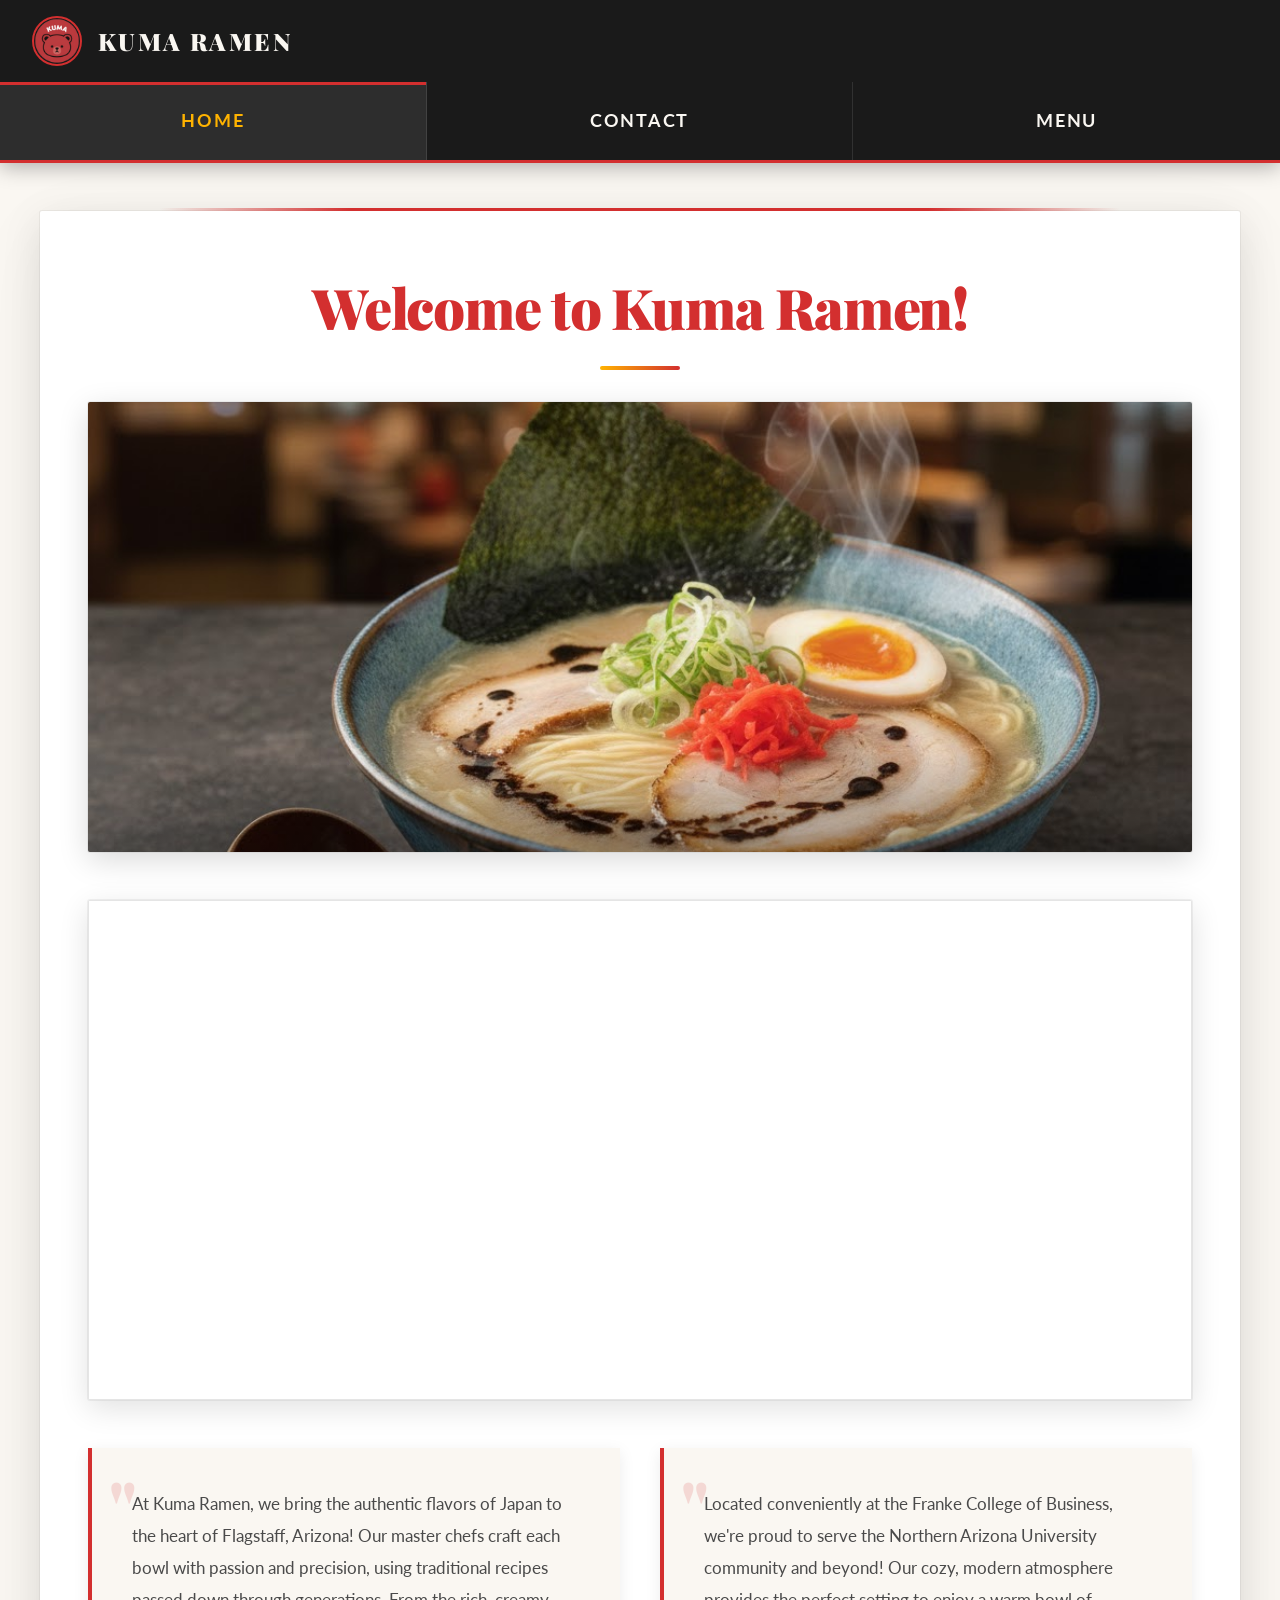
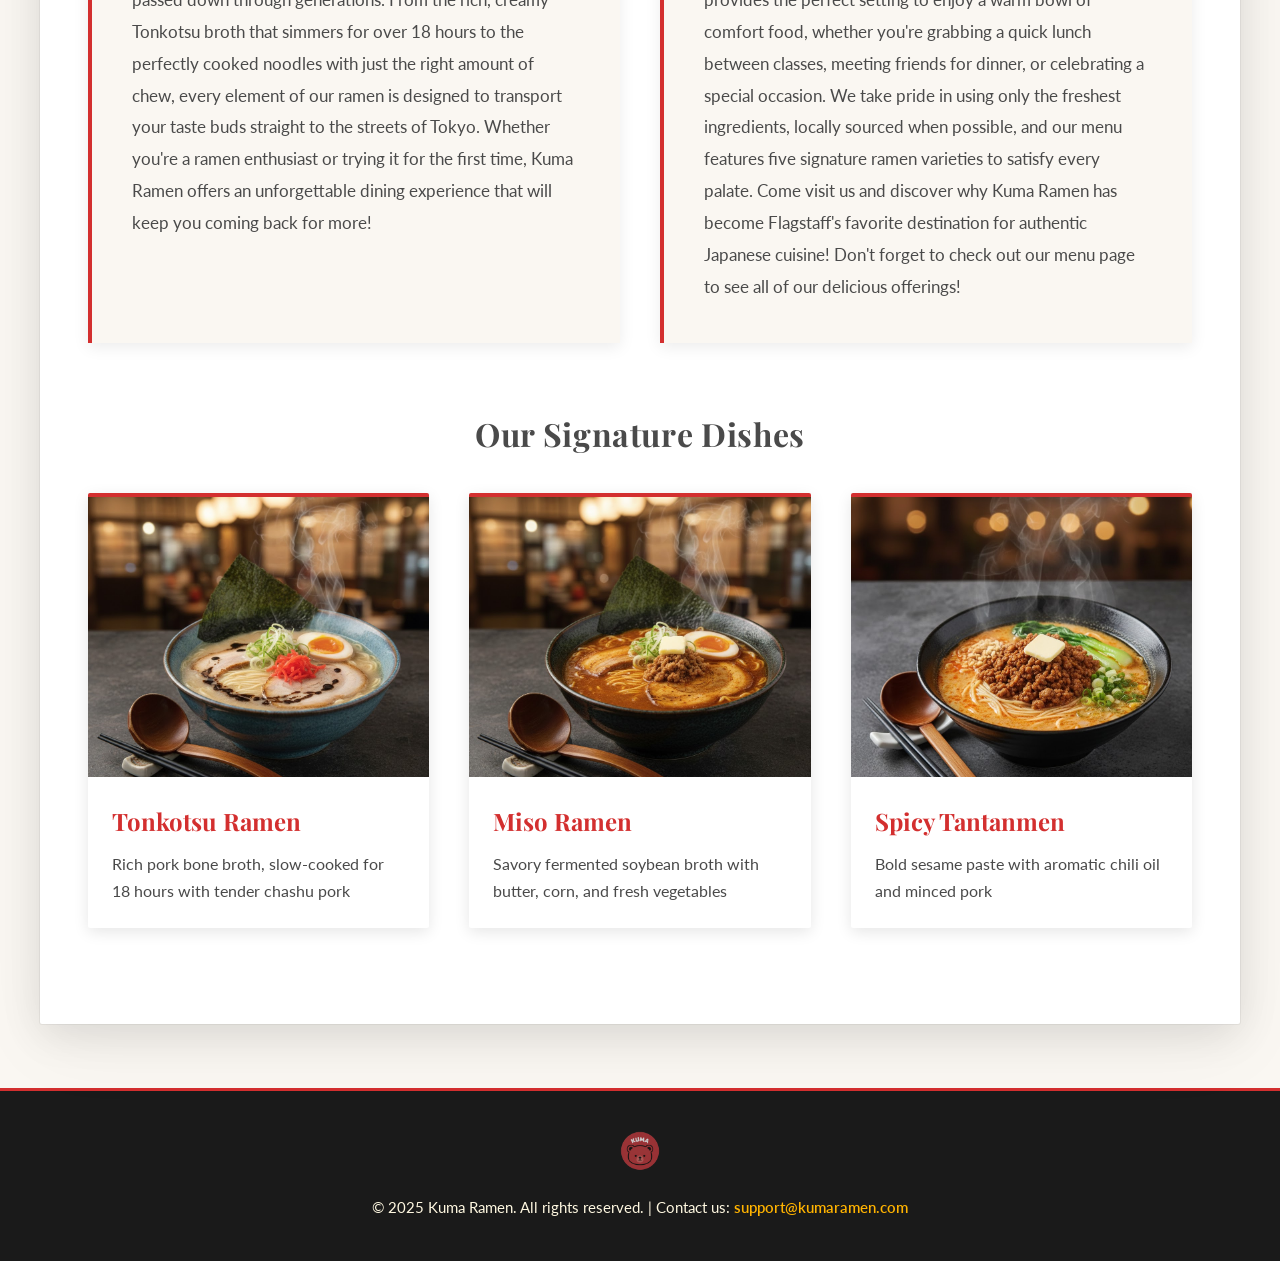
<file: index.html>
<!DOCTYPE html>
<html lang="en">
  <head>
    <meta charset="UTF-8" />
    <meta name="viewport" content="width=device-width, initial-scale=1.0" />
    <meta
      name="description"
      content="Kuma Ramen - Authentic Japanese ramen in Flagstaff, AZ. Featuring traditional Tonkotsu, Miso, Shoyu, and more."
    />
    <meta
      name="keywords"
      content="ramen, japanese food, flagstaff, restaurant, authentic ramen"
    />
    <meta name="author" content="Kuma Ramen" />
    <title>Kuma Ramen - Home</title>
    <link rel="icon" type="image/png" href="images/logo.png" />
    <link rel="preconnect" href="https://fonts.googleapis.com" />
    <link rel="preconnect" href="https://fonts.gstatic.com" crossorigin />
    <link
      href="https://fonts.googleapis.com/css2?family=Playfair+Display:wght@700;900&family=Lato:wght@400;700&display=swap"
      rel="stylesheet"
    />
    <link rel="stylesheet" href="styles.css" />
  </head>
  <body>
    <nav>
      <div class="nav-logo">
        <img src="images/logo.png" alt="Kuma Ramen Logo" />
        <span>KUMA RAMEN</span>
      </div>
      <ul>
        <li><a href="index.html" class="active">Home</a></li>
        <li><a href="contact.html">Contact</a></li>
        <li><a href="menu.php">Menu</a></li>
      </ul>
    </nav>

    <main>
      <h1>Welcome to Kuma Ramen!</h1>

      <div class="hero-image">
        <img src="images/tonkotsu.jpg" alt="Delicious Tonkotsu Ramen" />
      </div>

      <div class="map-container">
        <iframe
          src="https://www.google.com/maps/embed?pb=!1m18!1m12!1m3!1d3266.5834682359757!2d-111.65195522359585!3d35.18915565651429!2m3!1f0!2f0!3f0!3m2!1i1024!2i768!4f13.1!3m3!1m2!1s0x872d8f7b7b7b7b7b%3A0x1234567890abcdef!2s101%20E%20McConnell%20Dr%2C%20Flagstaff%2C%20AZ%2086011!5e0!3m2!1sen!2sus!4v1234567890123!5m2!1sen!2sus"
          allowfullscreen=""
          loading="lazy"
          referrerpolicy="no-referrer-when-downgrade"
        >
        </iframe>
      </div>

      <div class="promo-section">
        <p>
          At Kuma Ramen, we bring the authentic flavors of Japan to the heart of
          Flagstaff, Arizona! Our master chefs craft each bowl with passion and
          precision, using traditional recipes passed down through generations.
          From the rich, creamy Tonkotsu broth that simmers for over 18 hours to
          the perfectly cooked noodles with just the right amount of chew, every
          element of our ramen is designed to transport your taste buds straight
          to the streets of Tokyo. Whether you're a ramen enthusiast or trying
          it for the first time, Kuma Ramen offers an unforgettable dining
          experience that will keep you coming back for more!
        </p>

        <p>
          Located conveniently at the Franke College of Business, we're proud to
          serve the Northern Arizona University community and beyond! Our cozy,
          modern atmosphere provides the perfect setting to enjoy a warm bowl of
          comfort food, whether you're grabbing a quick lunch between classes,
          meeting friends for dinner, or celebrating a special occasion. We take
          pride in using only the freshest ingredients, locally sourced when
          possible, and our menu features five signature ramen varieties to
          satisfy every palate. Come visit us and discover why Kuma Ramen has
          become Flagstaff's favorite destination for authentic Japanese
          cuisine! Don't forget to check out our menu page to see all of our
          delicious offerings!
        </p>
      </div>

      <h2 style="margin-top: 4rem">Our Signature Dishes</h2>
      <div class="food-gallery">
        <div class="food-item">
          <img src="images/tonkotsu.jpg" alt="Tonkotsu Ramen" />
          <h3>Tonkotsu Ramen</h3>
          <p>
            Rich pork bone broth, slow-cooked for 18 hours with tender chashu
            pork
          </p>
        </div>
        <div class="food-item">
          <img src="images/miso.jpg" alt="Miso Ramen" />
          <h3>Miso Ramen</h3>
          <p>
            Savory fermented soybean broth with butter, corn, and fresh
            vegetables
          </p>
        </div>
        <div class="food-item">
          <img src="images/tantanmen.jpg" alt="Spicy Tantanmen" />
          <h3>Spicy Tantanmen</h3>
          <p>Bold sesame paste with aromatic chili oil and minced pork</p>
        </div>
      </div>
    </main>

    <button id="backToTop" class="back-to-top">↑</button>

    <footer>
      <img src="images/logo.png" alt="Kuma Logo" class="footer-logo" />
      <p>
        &copy; 2025 Kuma Ramen. All rights reserved. | Contact us:
        <a href="mailto:support@kumaramen.com">support@kumaramen.com</a>
      </p>
    </footer>

    <script>
      const backToTop = document.getElementById("backToTop");
      window.onscroll = function () {
        if (
          document.body.scrollTop > 300 ||
          document.documentElement.scrollTop > 300
        ) {
          backToTop.style.display = "block";
        } else {
          backToTop.style.display = "none";
        }
      };
      backToTop.onclick = function () {
        window.scrollTo({ top: 0, behavior: "smooth" });
      };
    </script>
  </body>
</html>
</file>
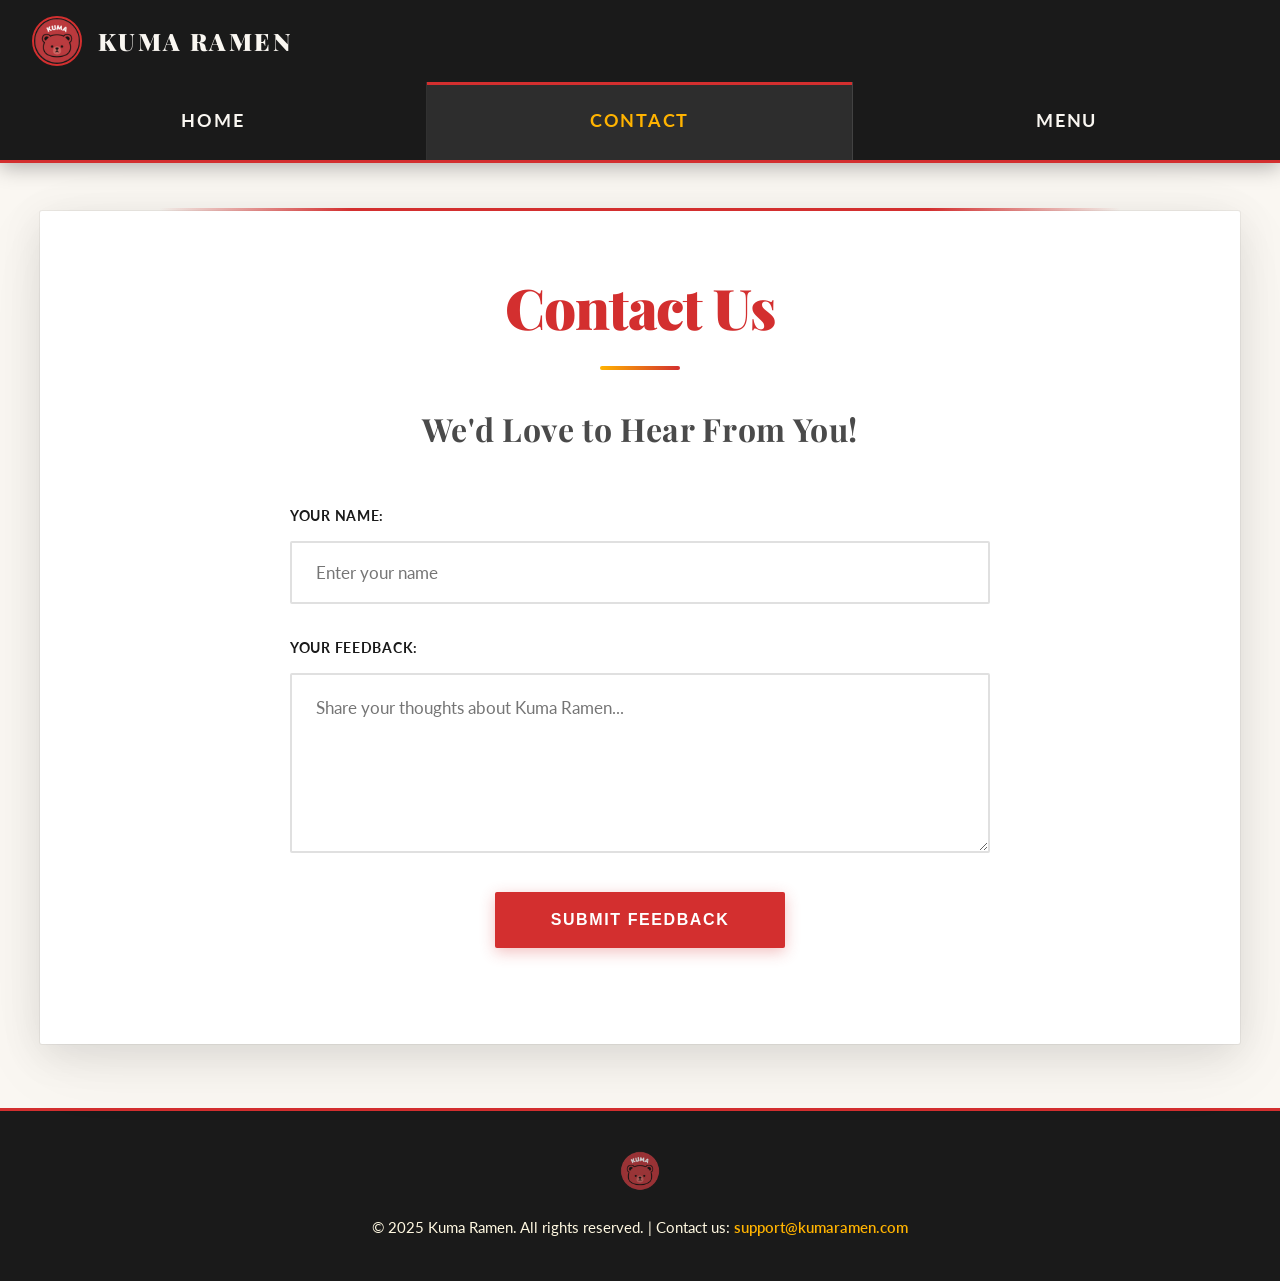
<file: contact.html>
<!DOCTYPE html>
<html lang="en">
  <head>
    <meta charset="UTF-8" />
    <meta name="viewport" content="width=device-width, initial-scale=1.0" />
    <meta
      name="description"
      content="Contact Kuma Ramen - Share your feedback about our authentic Japanese ramen in Flagstaff, AZ."
    />
    <meta name="keywords" content="contact, feedback, kuma ramen, flagstaff" />
    <meta name="author" content="Kuma Ramen" />
    <title>Kuma Ramen - Contact</title>
    <link rel="icon" type="image/png" href="images/logo.png" />
    <link rel="preconnect" href="https://fonts.googleapis.com" />
    <link rel="preconnect" href="https://fonts.gstatic.com" crossorigin />
    <link
      href="https://fonts.googleapis.com/css2?family=Playfair+Display:wght@700;900&family=Lato:wght@400;700&display=swap"
      rel="stylesheet"
    />
    <link rel="stylesheet" href="styles.css" />
  </head>
  <body>
    <nav>
      <div class="nav-logo">
        <img src="images/logo.png" alt="Kuma Ramen Logo" />
        <span>KUMA RAMEN</span>
      </div>
      <ul>
        <li><a href="index.html">Home</a></li>
        <li><a href="contact.html" class="active">Contact</a></li>
        <li><a href="menu.php">Menu</a></li>
      </ul>
    </nav>

    <main>
      <h1>Contact Us</h1>
      <h2>We'd Love to Hear From You!</h2>

      <div class="contact-form">
        <form id="feedbackForm">
          <div class="form-group">
            <label for="customerName">Your Name:</label>
            <input
              type="text"
              id="customerName"
              name="customerName"
              placeholder="Enter your name"
              required
            />
          </div>

          <div class="form-group">
            <label for="feedback">Your Feedback:</label>
            <textarea
              id="feedback"
              name="feedback"
              placeholder="Share your thoughts about Kuma Ramen..."
              required
            ></textarea>
          </div>

          <button type="submit" class="submit-btn">Submit Feedback</button>
        </form>
      </div>
    </main>

    <button id="backToTop" class="back-to-top">↑</button>

    <footer>
      <img src="images/logo.png" alt="Kuma Logo" class="footer-logo" />
      <p>
        &copy; 2025 Kuma Ramen. All rights reserved. | Contact us:
        <a href="mailto:support@kumaramen.com">support@kumaramen.com</a>
      </p>
    </footer>

    <script>
      document
        .getElementById("feedbackForm")
        .addEventListener("submit", function (event) {
          event.preventDefault();
          const customerName = document.getElementById("customerName").value;
          alert("Hello " + customerName + ", thank you for your feedback!");
          document.getElementById("feedbackForm").reset();
        });

      const backToTop = document.getElementById("backToTop");
      window.onscroll = function () {
        if (
          document.body.scrollTop > 300 ||
          document.documentElement.scrollTop > 300
        ) {
          backToTop.style.display = "block";
        } else {
          backToTop.style.display = "none";
        }
      };
      backToTop.onclick = function () {
        window.scrollTo({ top: 0, behavior: "smooth" });
      };
    </script>
  </body>
</html>
</file>
<file: styles.css>
:root {
    --primary-red: #D32F2F;
    --deep-red: #B71C1C;
    --cream: #FFF8E1;
    --dark-charcoal: #1A1A1A;
    --light-charcoal: #2D2D2D;
    --warm-white: #FAF7F2;
    --gold: #FFB300;
    --muted-gold: #E6A000;
    --text-primary: #1A1A1A;
    --text-secondary: #4A4A4A;
    --shadow-color: rgba(211, 47, 47, 0.15);
}

* {
    margin: 0;
    padding: 0;
    box-sizing: border-box;
}

html {
    scroll-behavior: smooth;
}

body {
    font-family: 'Lato', 'Helvetica Neue', sans-serif;
    line-height: 1.7;
    color: var(--text-primary);
    background: var(--warm-white);
    overflow-x: hidden;
    animation: pageLoad 0.5s ease-out;
}

@keyframes pageLoad {
    from {
        opacity: 0;
    }
    to {
        opacity: 1;
    }
}

h1 {
    font-family: 'Playfair Display', Georgia, serif;
    font-size: 3.5rem;
    font-weight: 900;
    color: var(--primary-red);
    text-align: center;
    margin-bottom: 2rem;
    letter-spacing: -0.02em;
    position: relative;
    padding-bottom: 1rem;
}

h1::after {
    content: '';
    position: absolute;
    bottom: 0;
    left: 50%;
    transform: translateX(-50%);
    width: 80px;
    height: 4px;
    background: linear-gradient(90deg, var(--gold) 0%, var(--primary-red) 100%);
    border-radius: 2px;
}

h2 {
    font-family: 'Playfair Display', Georgia, serif;
    font-size: 2rem;
    font-weight: 700;
    color: var(--text-secondary);
    text-align: center;
    margin-bottom: 2rem;
    letter-spacing: 0.02em;
}

nav {
    background: var(--dark-charcoal);
    padding: 0;
    box-shadow: 0 4px 20px rgba(0, 0, 0, 0.3);
    position: sticky;
    top: 0;
    z-index: 1000;
    border-bottom: 3px solid var(--primary-red);
}

.nav-logo {
    display: flex;
    align-items: center;
    gap: 1rem;
    padding: 1rem 2rem;
    background: var(--dark-charcoal);
}

.nav-logo img {
    width: 50px;
    height: 50px;
    border-radius: 50%;
    border: 2px solid var(--primary-red);
}

.nav-logo span {
    font-family: 'Playfair Display', Georgia, serif;
    font-size: 1.5rem;
    font-weight: 900;
    color: var(--warm-white);
    letter-spacing: 0.1em;
}

nav ul {
    list-style: none;
    display: flex;
    justify-content: center;
    gap: 0;
    max-width: 1400px;
    margin: 0 auto;
    padding: 0;
}

nav li {
    flex: 1;
    display: block;
}

nav a {
    color: var(--warm-white);
    text-decoration: none;
    font-weight: 700;
    font-size: 1.1rem;
    letter-spacing: 0.1em;
    text-transform: uppercase;
    padding: 1.5rem 2rem;
    display: block;
    text-align: center;
    transition: all 0.4s cubic-bezier(0.4, 0, 0.2, 1);
    position: relative;
    border-right: 1px solid rgba(255, 255, 255, 0.1);
    background: var(--dark-charcoal);
}

nav li:last-child a {
    border-right: none;
}

nav a::before {
    content: '';
    position: absolute;
    top: 0;
    left: 0;
    width: 100%;
    height: 3px;
    background: var(--primary-red);
    transform: scaleX(0);
    transition: transform 0.4s cubic-bezier(0.4, 0, 0.2, 1);
}

nav a:hover {
    background: var(--light-charcoal);
    color: var(--gold);
}

nav a:hover::before {
    transform: scaleX(1);
}

nav a.active {
    background: var(--light-charcoal);
    color: var(--gold);
}

nav a.active::before {
    transform: scaleX(1);
}

main {
    max-width: 1200px;
    margin: 3rem auto;
    padding: 3rem;
    background: white;
    box-shadow: 
        0 0 0 1px rgba(0, 0, 0, 0.05),
        0 10px 40px rgba(0, 0, 0, 0.1),
        0 20px 80px rgba(0, 0, 0, 0.05);
    border-radius: 2px;
    position: relative;
}

main::before {
    content: '';
    position: absolute;
    top: -3px;
    left: 10%;
    right: 10%;
    height: 3px;
    background: linear-gradient(90deg, 
        transparent 0%,
        var(--primary-red) 20%,
        var(--primary-red) 80%,
        transparent 100%);
}

footer {
    background: var(--dark-charcoal);
    color: var(--cream);
    text-align: center;
    padding: 2.5rem 2rem;
    margin-top: 4rem;
    border-top: 3px solid var(--primary-red);
    font-size: 0.95rem;
}

.footer-logo {
    width: 40px;
    height: 40px;
    margin-bottom: 1rem;
    opacity: 0.8;
}

footer a {
    color: var(--gold);
    text-decoration: none;
    font-weight: 600;
    transition: all 0.3s ease;
    border-bottom: 1px solid transparent;
}

footer a:hover {
    color: var(--primary-red);
    border-bottom-color: var(--primary-red);
}

.map-container {
    width: 100%;
    height: 500px;
    border-radius: 2px;
    overflow: hidden;
    box-shadow: 
        0 8px 30px rgba(0, 0, 0, 0.12),
        0 0 0 1px rgba(0, 0, 0, 0.05);
    margin-bottom: 3rem;
    position: relative;
}

.map-container::after {
    content: '';
    position: absolute;
    top: 0;
    left: 0;
    right: 0;
    bottom: 0;
    pointer-events: none;
    box-shadow: inset 0 0 0 1px rgba(0, 0, 0, 0.1);
}

.map-container iframe {
    width: 100%;
    height: 100%;
    border: none;
}

.promo-section {
    display: grid;
    grid-template-columns: 1fr 1fr;
    gap: 2.5rem;
    margin-top: 3rem;
}

.promo-section p {
    background: var(--warm-white);
    padding: 2.5rem;
    border-left: 4px solid var(--primary-red);
    font-size: 1.05rem;
    line-height: 1.9;
    color: var(--text-secondary);
    position: relative;
    box-shadow: 0 4px 15px rgba(0, 0, 0, 0.08);
    transition: all 0.4s cubic-bezier(0.4, 0, 0.2, 1);
}

.promo-section p::before {
    content: '"';
    font-family: 'Playfair Display', Georgia, serif;
    font-size: 5rem;
    position: absolute;
    top: -1rem;
    left: 1rem;
    color: var(--primary-red);
    opacity: 0.15;
    font-weight: 700;
}

.promo-section p:hover {
    transform: translateY(-5px);
    box-shadow: 0 12px 30px rgba(211, 47, 47, 0.2);
    border-left-color: var(--gold);
}

.contact-form {
    max-width: 700px;
    margin: 3rem auto;
    padding: 0;
}

.form-group {
    margin-bottom: 2rem;
}

.form-group label {
    display: block;
    margin-bottom: 0.75rem;
    font-weight: 700;
    color: var(--text-primary);
    font-size: 1rem;
    text-transform: uppercase;
    letter-spacing: 0.05em;
    font-size: 0.9rem;
}

.form-group input,
.form-group textarea {
    width: 100%;
    padding: 1.2rem 1.5rem;
    border: 2px solid #E0E0E0;
    border-radius: 2px;
    font-size: 1.05rem;
    font-family: 'Lato', sans-serif;
    transition: all 0.3s ease;
    background: white;
    color: var(--text-primary);
}

.form-group input:focus,
.form-group textarea:focus {
    outline: none;
    border-color: var(--primary-red);
    box-shadow: 0 0 0 3px rgba(211, 47, 47, 0.1);
    background: var(--warm-white);
}

.form-group textarea {
    min-height: 180px;
    resize: vertical;
    line-height: 1.7;
}

.submit-btn {
    background: var(--primary-red);
    color: white;
    padding: 1.2rem 3.5rem;
    border: none;
    border-radius: 2px;
    font-size: 1rem;
    font-weight: 700;
    letter-spacing: 0.1em;
    text-transform: uppercase;
    cursor: pointer;
    transition: all 0.3s cubic-bezier(0.4, 0, 0.2, 1);
    box-shadow: 0 4px 15px rgba(211, 47, 47, 0.3);
    display: block;
    margin: 2rem auto 0;
    position: relative;
    overflow: hidden;
}

.submit-btn::before {
    content: '';
    position: absolute;
    top: 50%;
    left: 50%;
    width: 0;
    height: 0;
    border-radius: 50%;
    background: rgba(255, 255, 255, 0.2);
    transform: translate(-50%, -50%);
    transition: width 0.6s, height 0.6s;
}

.submit-btn:hover::before {
    width: 300px;
    height: 300px;
}

.submit-btn:hover {
    background: var(--deep-red);
    box-shadow: 0 8px 25px rgba(211, 47, 47, 0.4);
    transform: translateY(-2px);
}

.submit-btn:active {
    transform: translateY(0);
}

.menu-container {
    overflow-x: auto;
    margin: 3rem 0;
    border-radius: 2px;
}

.menu-table {
    width: 100%;
    border-collapse: separate;
    border-spacing: 0;
    background: white;
    box-shadow: 0 4px 20px rgba(0, 0, 0, 0.08);
    border-radius: 2px;
    overflow: hidden;
}

.menu-table thead {
    background: var(--dark-charcoal);
}

.menu-table th {
    padding: 1.5rem 2rem;
    text-align: left;
    font-size: 0.9rem;
    font-weight: 700;
    letter-spacing: 0.1em;
    text-transform: uppercase;
    color: var(--warm-white);
    border-bottom: 3px solid var(--primary-red);
}

.menu-table tbody tr {
    border-bottom: 1px solid #F0F0F0;
    transition: all 0.3s ease;
    background: white;
}

.menu-table tbody tr:hover {
    background: var(--warm-white);
    box-shadow: inset 4px 0 0 var(--primary-red);
}

.menu-table tbody tr:last-child {
    border-bottom: none;
}

.menu-table td {
    padding: 1.5rem 2rem;
    font-size: 1.05rem;
    color: var(--text-secondary);
}

.menu-table td:first-child {
    font-weight: 700;
    color: var(--text-primary);
    font-family: 'Playfair Display', Georgia, serif;
}

.price {
    color: var(--primary-red);
    font-weight: 800;
    font-size: 1.2rem;
    font-family: 'Playfair Display', Georgia, serif;
}

.rating {
    color: var(--gold);
    font-weight: 700;
    font-size: 1.1rem;
}

.rating::before {
    content: '★ ';
    font-size: 1.3rem;
}

.error-message {
    background: #FFEBEE;
    color: var(--deep-red);
    padding: 2rem;
    border-radius: 2px;
    border-left: 4px solid var(--primary-red);
    margin: 2rem 0;
    box-shadow: 0 4px 15px rgba(211, 47, 47, 0.1);
}

.error-message h3 {
    color: var(--deep-red);
    margin-bottom: 1rem;
    font-family: 'Playfair Display', Georgia, serif;
}

.error-message a {
    color: var(--primary-red);
    font-weight: 700;
}

.hero-image {
    width: 100%;
    height: 450px;
    margin-bottom: 3rem;
    border-radius: 2px;
    overflow: hidden;
    box-shadow: 
        0 8px 30px rgba(0, 0, 0, 0.15),
        0 0 0 1px rgba(0, 0, 0, 0.05);
    position: relative;
    cursor: pointer;
}

.hero-image::after {
    content: '';
    position: absolute;
    bottom: 0;
    left: 0;
    right: 0;
    height: 100px;
    background: linear-gradient(to top, rgba(0,0,0,0.3), transparent);
    pointer-events: none;
}

.hero-image img {
    width: 100%;
    height: 100%;
    object-fit: cover;
    display: block;
}

.hero-image:hover img {
    transform: scale(1.02);
    transition: transform 0.6s ease;
}

.food-gallery {
    display: grid;
    grid-template-columns: repeat(3, 1fr);
    gap: 2.5rem;
    margin-top: 2rem;
    margin-bottom: 3rem;
}

.food-item {
    background: white;
    border-radius: 2px;
    overflow: hidden;
    box-shadow: 0 4px 15px rgba(0, 0, 0, 0.1);
    transition: all 0.4s cubic-bezier(0.4, 0, 0.2, 1);
    border-top: 4px solid var(--primary-red);
}

.food-item:hover {
    transform: translateY(-10px);
    box-shadow: 0 12px 35px rgba(211, 47, 47, 0.25);
    border-top-color: var(--gold);
}

.food-item img {
    width: 100%;
    height: 280px;
    object-fit: cover;
    display: block;
    transition: transform 0.4s ease;
}

.food-item:hover img {
    transform: scale(1.05);
}

.food-item h3 {
    font-family: 'Playfair Display', Georgia, serif;
    color: var(--primary-red);
    font-size: 1.5rem;
    padding: 1.5rem 1.5rem 0.5rem;
    margin: 0;
    font-weight: 700;
}

.food-item p {
    color: var(--text-secondary);
    padding: 0 1.5rem 1.5rem;
    margin: 0;
    font-size: 1rem;
    line-height: 1.7;
}

.menu-grid {
    display: grid;
    grid-template-columns: repeat(auto-fill, minmax(300px, 1fr));
    gap: 2.5rem;
    margin: 3rem 0;
}

.menu-card {
    background: white;
    border-radius: 2px;
    overflow: hidden;
    box-shadow: 0 4px 15px rgba(0, 0, 0, 0.1);
    transition: all 0.4s cubic-bezier(0.4, 0, 0.2, 1);
    border-top: 4px solid var(--primary-red);
}

.menu-card:hover {
    transform: translateY(-10px);
    box-shadow: 0 12px 35px rgba(211, 47, 47, 0.25);
    border-top-color: var(--gold);
}

.menu-card-image {
    width: 100%;
    height: 250px;
    overflow: hidden;
}

.menu-card-image img {
    width: 100%;
    height: 100%;
    object-fit: cover;
    transition: transform 0.4s ease;
}

.menu-card:hover .menu-card-image img {
    transform: scale(1.1);
}

.menu-card-content {
    padding: 1.5rem;
}

.menu-card-content h3 {
    font-family: 'Playfair Display', Georgia, serif;
    color: var(--primary-red);
    font-size: 1.5rem;
    margin: 0 0 1rem 0;
    font-weight: 700;
}

.menu-card-description {
    color: var(--text-secondary);
    font-size: 0.95rem;
    line-height: 1.6;
    margin: 1rem 0;
}

.menu-card-details {
    display: flex;
    justify-content: space-between;
    align-items: center;
    margin-top: 1rem;
    padding-top: 1rem;
    border-top: 1px solid #F0F0F0;
}

.back-to-top {
    position: fixed;
    bottom: 2rem;
    right: 2rem;
    background: var(--primary-red);
    color: white;
    border: none;
    width: 50px;
    height: 50px;
    border-radius: 50%;
    font-size: 1.5rem;
    cursor: pointer;
    display: none;
    box-shadow: 0 4px 15px rgba(211, 47, 47, 0.4);
    transition: all 0.3s ease;
    z-index: 999;
}

.back-to-top:hover {
    background: var(--deep-red);
    transform: translateY(-3px);
}

@media (max-width: 968px) {
    nav ul {
        flex-direction: column;
    }
    
    nav a {
        border-right: none;
        border-bottom: 1px solid rgba(255, 255, 255, 0.1);
    }
    
    nav li:last-child a {
        border-bottom: none;
    }
    
    .promo-section {
        grid-template-columns: 1fr;
        gap: 2rem;
    }
    
    main {
        padding: 2rem;
        margin: 2rem 1rem;
    }
    
    h1 {
        font-size: 2.5rem;
    }
    
    h2 {
        font-size: 1.6rem;
    }

    .food-gallery {
        grid-template-columns: 1fr;
        gap: 2rem;
    }
    
    .hero-image {
        height: 350px;
    }

    .menu-grid {
        grid-template-columns: 1fr;
    }
    
    .nav-logo {
        padding: 1rem;
    }
    
    .nav-logo img {
        width: 40px;
        height: 40px;
    }
    
    .nav-logo span {
        font-size: 1.2rem;
    }
}

@media (max-width: 600px) {
    .map-container {
        height: 350px;
    }
    
    .menu-table th,
    .menu-table td {
        padding: 1rem;
        font-size: 0.95rem;
    }
    
    nav a {
        padding: 1.2rem 1rem;
        font-size: 1rem;
    }

    .hero-image {
        height: 250px;
    }
    
    .food-item img {
        height: 220px;
    }
}

@media print {
    nav, footer {
        display: none;
    }
    
    main {
        box-shadow: none;
        margin: 0;
        padding: 1rem;
    }
}
</file>
